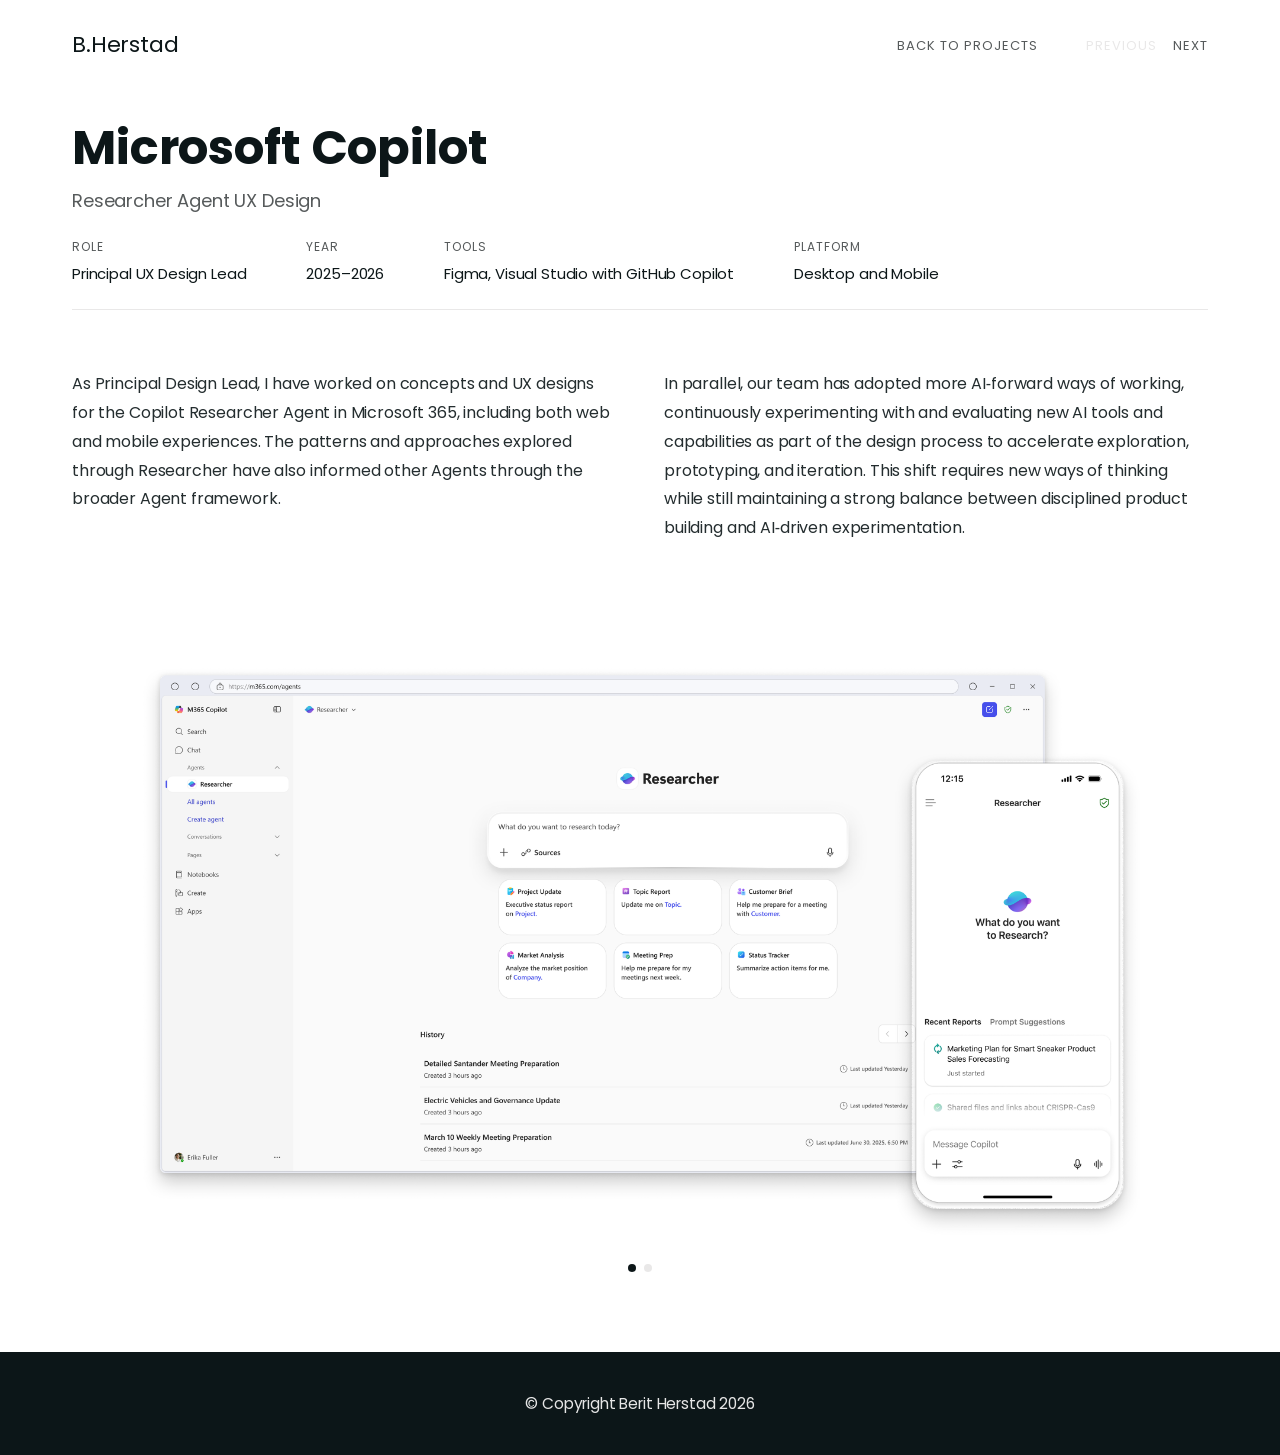
<file: projects/copilot.html>
<!DOCTYPE html>
<html lang="en">
  <head>
    <meta charset="UTF-8" />
    <meta name="viewport" content="width=device-width, initial-scale=1.0" />
    <title>Microsoft Copilot – Berit Herstad</title>
    <link rel="shortcut icon" href="../img/FaviconBH.png" type="image/x-icon" />
    <link rel="stylesheet" href="../css/reset.css" />
    <link rel="stylesheet" href="../css/main.css" />
    <link rel="stylesheet" href="../css/media.css" />
    <link rel="stylesheet" href="../css/project.css" />
  </head>
  <body>
    <header id="header" class="header">
      <div class="container container-lg">
        <div class="header-nav">
          <a href="../index.html" class="logo">B.Herstad</a>
          <div class="project-hero-nav">
            <a href="../index.html#projects" title="Back to projects">Back to projects</a>
            <div class="project-hero-nav-links">
              <a href="delve.html" title="Previous project" class="disabled">Previous</a>
              <a href="feed.html" title="Next project">Next</a>
            </div>
          </div>
        </div>
      </div>
    </header>

    <main>
      <section class="project-hero">
        <div class="container">
          <h1>Microsoft Copilot</h1>
          <p class="project-subtitle">Researcher Agent UX Design</p>
        </div>
      </section>

      <div class="container">
        <div class="project-meta">
          <div class="project-meta-item">
            <h4>Role</h4>
            <p>Principal UX Design Lead</p>
          </div>
          <div class="project-meta-item">
            <h4>Year</h4>
            <p>2025–2026</p>
          </div>
          <div class="project-meta-item">
            <h4>Tools</h4>
            <p>Figma, Visual Studio with GitHub Copilot</p>
          </div>
          <div class="project-meta-item">
            <h4>Platform</h4>
            <p>Desktop and Mobile</p>
          </div>
        </div>

        <div class="project-overview">
          <p>
            As Principal Design Lead, I have worked on concepts and UX designs for the Copilot Researcher Agent in Microsoft 365, including both web and mobile experiences. The patterns and approaches explored through Researcher have also informed other Agents through the broader Agent framework.
          </p>
          <p>
            In parallel, our team has adopted more AI‑forward ways of working, continuously experimenting with and evaluating new AI tools and capabilities as part of the design process to accelerate exploration, prototyping, and iteration. This shift requires new ways of thinking while still maintaining a strong balance between disciplined product building and AI‑driven experimentation.
          </p>
        </div>

        <div class="project-gallery">
          <div class="carousel">
            <div class="carousel-track">
              <div class="carousel-slide">
                <img src="../img/ResearcherAgent.png" alt="Microsoft Copilot Researcher Agent" />
              </div>
              <div class="carousel-slide">
                <video src="../img/ResearcherAgent.mp4" autoplay loop muted playsinline></video>
              </div>
            </div>
            <div class="carousel-dots"></div>
          </div>
        </div>
      </div>
    </main>

    <footer class="footer">
      <div class="container">
        <div class="footer-row">
          <div class="footer-copyright">
            <p>&copy; Copyright Berit Herstad 2026</p>
          </div>
        </div>
      </div>
    </footer>
  <script src="../js/carousel.js" defer></script>
</body>
</html>
</file>
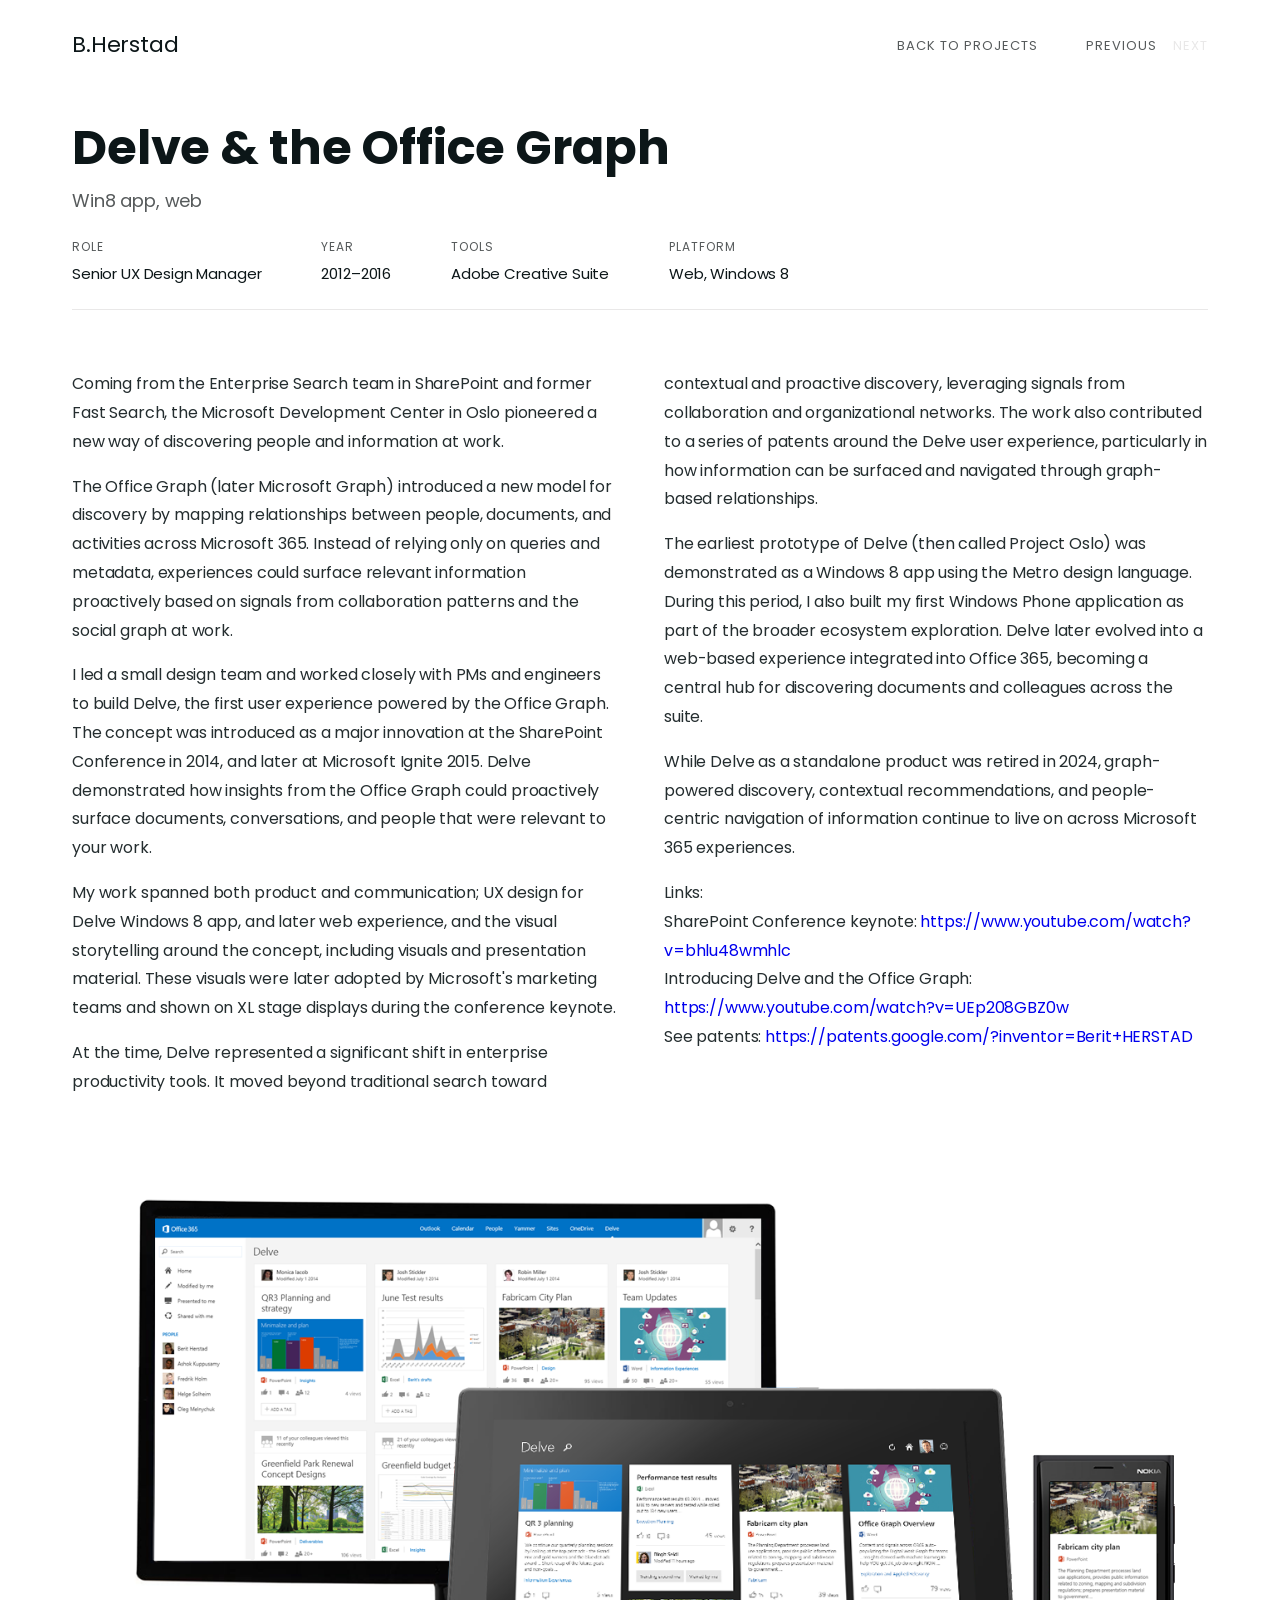
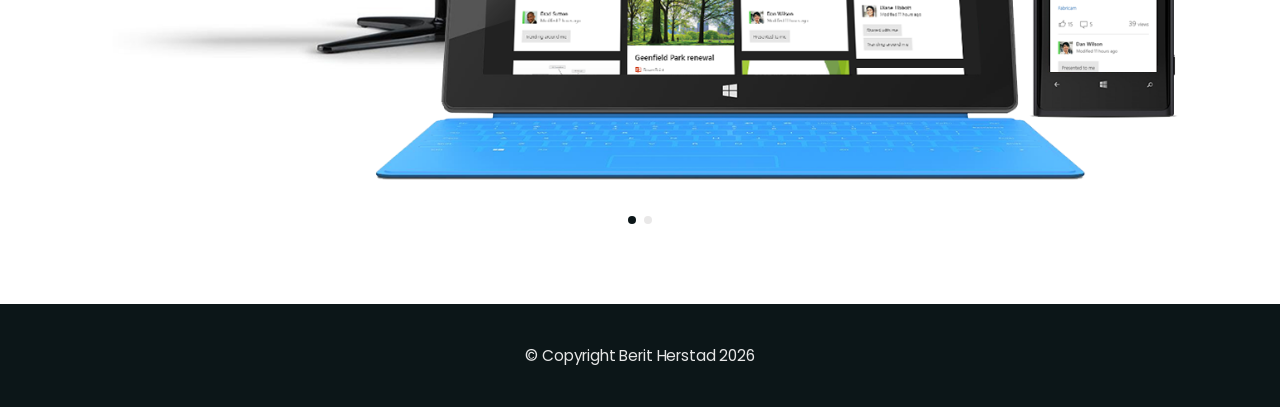
<file: projects/delve.html>
<!DOCTYPE html>
<html lang="en">
  <head>
    <meta charset="UTF-8" />
    <meta name="viewport" content="width=device-width, initial-scale=1.0" />
    <title>Delve &amp; the Office Graph – Berit Herstad</title>
    <link rel="shortcut icon" href="../img/FaviconBH.png" type="image/x-icon" />
    <link rel="stylesheet" href="../css/reset.css" />
    <link rel="stylesheet" href="../css/main.css" />
    <link rel="stylesheet" href="../css/media.css" />
    <link rel="stylesheet" href="../css/project.css" />
  </head>
  <body>
    <header id="header" class="header">
      <div class="container container-lg">
        <div class="header-nav">
          <a href="../index.html" class="logo">B.Herstad</a>
          <div class="project-hero-nav">
            <a href="../index.html#projects" title="Back to projects">Back to projects</a>
            <div class="project-hero-nav-links">
              <a href="outlook.html" title="Previous project">Previous</a>
              <a href="copilot.html" title="Next project" class="disabled">Next</a>
            </div>
          </div>
        </div>
      </div>
    </header>

    <main>
      <section class="project-hero">
        <div class="container">
          <h1>Delve &amp; the Office Graph</h1>
          <p class="project-subtitle">Win8 app, web</p>
        </div>
      </section>

      <div class="container">
        <div class="project-meta">
          <div class="project-meta-item">
            <h4>Role</h4>
            <p>Senior UX Design Manager</p>
          </div>
          <div class="project-meta-item">
            <h4>Year</h4>
            <p>2012–2016</p>
          </div>
          <div class="project-meta-item">
            <h4>Tools</h4>
            <p>Adobe Creative Suite</p>
          </div>
          <div class="project-meta-item">
            <h4>Platform</h4>
            <p>Web, Windows 8</p>
          </div>
        </div>

        <div class="project-overview">
          <p>
            Coming from the Enterprise Search team in SharePoint and former Fast Search, the Microsoft Development Center in Oslo pioneered a new way of discovering people and information at work.
          </p>
          <p>
            The Office Graph (later Microsoft Graph) introduced a new model for discovery by mapping relationships between people, documents, and activities across Microsoft 365. Instead of relying only on queries and metadata, experiences could surface relevant information proactively based on signals from collaboration patterns and the social graph at work.
          </p>
          <p>
            I led a small design team and worked closely with PMs and engineers to build Delve, the first user experience powered by the Office Graph. The concept was introduced as a major innovation at the SharePoint Conference in 2014, and later at Microsoft Ignite 2015. Delve demonstrated how insights from the Office Graph could proactively surface documents, conversations, and people that were relevant to your work.
          </p>
          <p>
            My work spanned both product and communication; UX design for Delve Windows 8 app, and later web experience, and the visual storytelling around the concept, including visuals and presentation material. These visuals were later adopted by Microsoft's marketing teams and shown on XL stage displays during the conference keynote.
          </p>
          <p>
            At the time, Delve represented a significant shift in enterprise productivity tools. It moved beyond traditional search toward contextual and proactive discovery, leveraging signals from collaboration and organizational networks. The work also contributed to a series of patents around the Delve user experience, particularly in how information can be surfaced and navigated through graph-based relationships.
          </p>
          <p>
            The earliest prototype of Delve (then called Project Oslo) was demonstrated as a Windows 8 app using the Metro design language. During this period, I also built my first Windows Phone application as part of the broader ecosystem exploration. Delve later evolved into a web-based experience integrated into Office 365, becoming a central hub for discovering documents and colleagues across the suite.
          </p>
          <p>
            While Delve as a standalone product was retired in 2024, graph-powered discovery, contextual recommendations, and people-centric navigation of information continue to live on across Microsoft 365 experiences.
          </p>
          <p>
            Links:<br />
            SharePoint Conference keynote: <a href="https://www.youtube.com/watch?v=bhlu48wmhlc" target="_blank" rel="noopener noreferrer">https://www.youtube.com/watch?v=bhlu48wmhlc</a><br />
            Introducing Delve and the Office Graph: <a href="https://www.youtube.com/watch?v=UEp208GBZ0w" target="_blank" rel="noopener noreferrer">https://www.youtube.com/watch?v=UEp208GBZ0w</a><br />
            See patents: <a href="https://patents.google.com/?inventor=Berit+HERSTAD" target="_blank" rel="noopener noreferrer">https://patents.google.com/?inventor=Berit+HERSTAD</a>
          </p>
        </div>

        <div class="project-gallery">
          <div class="carousel">
            <div class="carousel-track">
              <div class="carousel-slide"><img src="../img/Delve.png" alt="Delve" /></div>
              <div class="carousel-slide">
                <a href="https://www.youtube.com/watch?v=UEp208GBZ0w" target="_blank" rel="noopener noreferrer">
                  <img src="../img/OfficeGraph.png" alt="Microsoft Graph" />
                </a>
              </div>
            </div>
            <div class="carousel-dots"></div>
          </div>
        </div>
      </div>
    </main>

    <footer class="footer">
      <div class="container">
        <div class="footer-row">
          <div class="footer-copyright">
            <p>&copy; Copyright Berit Herstad 2026</p>
          </div>
        </div>
      </div>
    </footer>
  <script src="../js/carousel.js" defer></script>
</body>
</html>
</file>
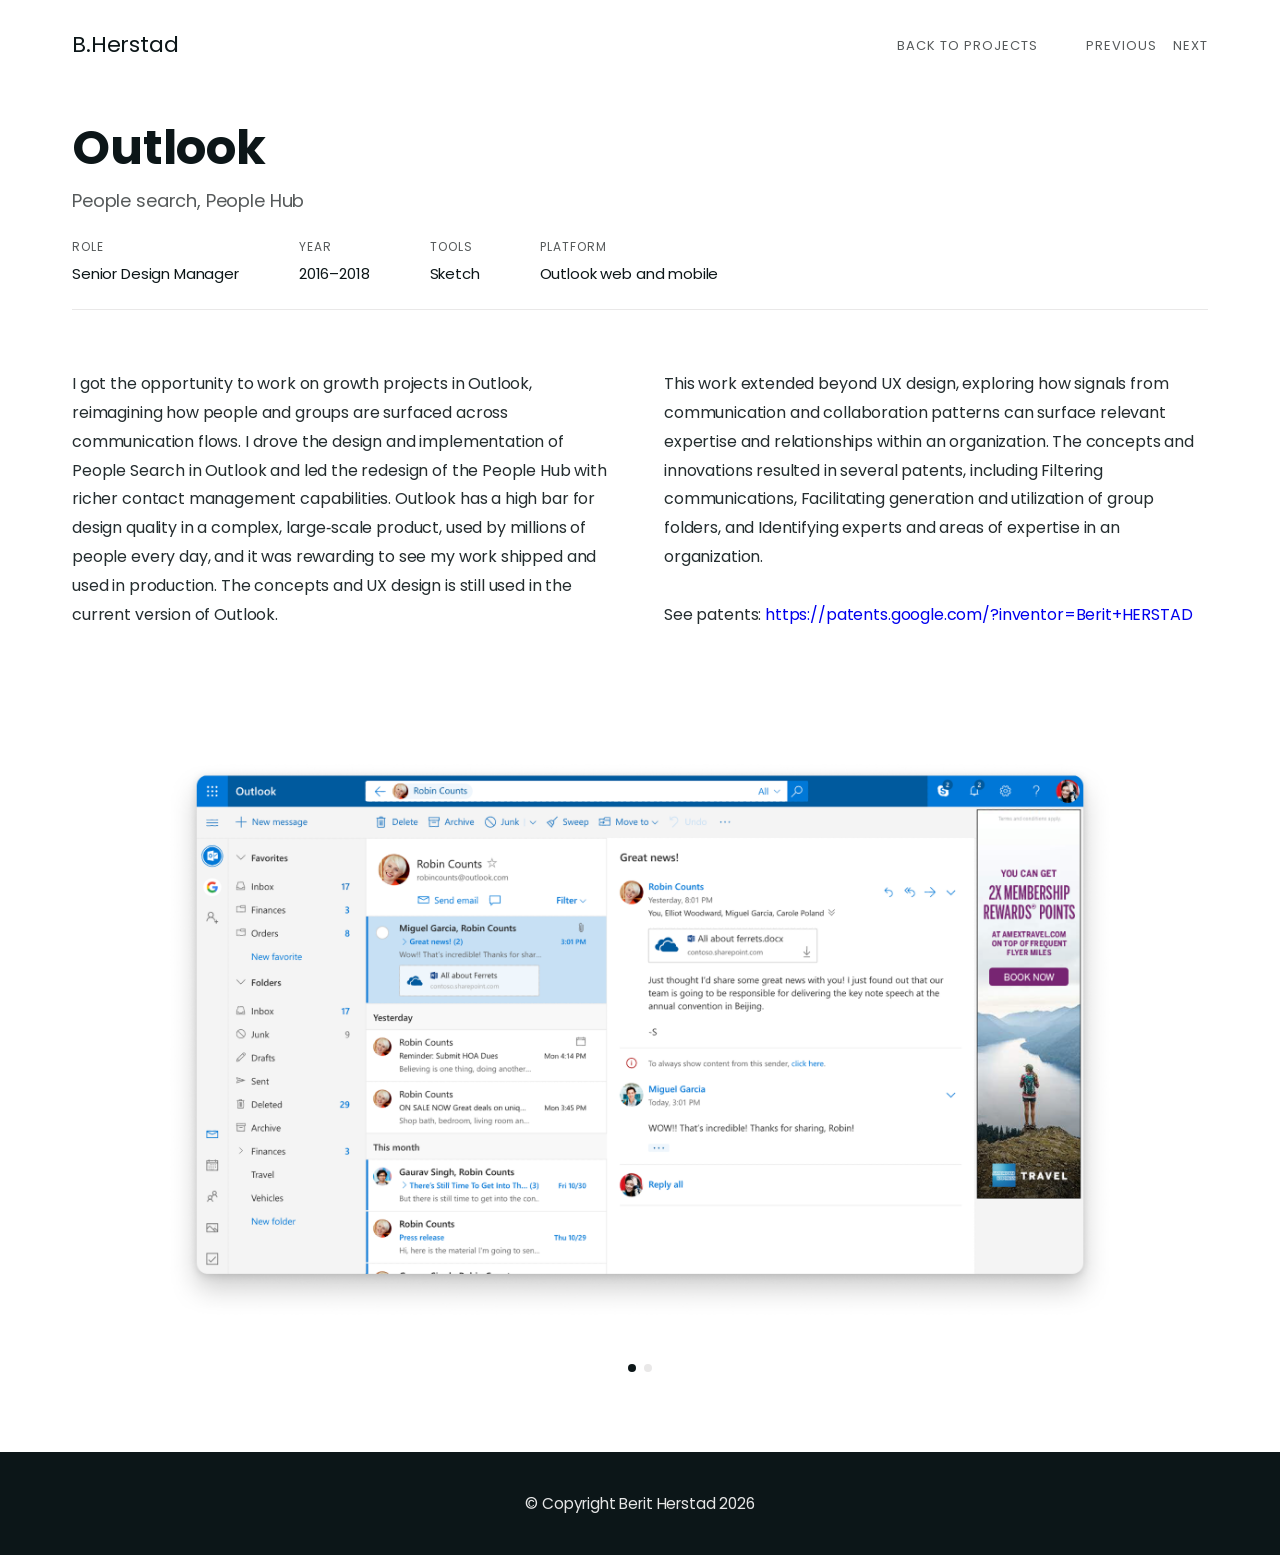
<file: projects/outlook.html>
<!DOCTYPE html>
<html lang="en">
  <head>
    <meta charset="UTF-8" />
    <meta name="viewport" content="width=device-width, initial-scale=1.0" />
    <title>Outlook – Berit Herstad</title>
    <link rel="shortcut icon" href="../img/FaviconBH.png" type="image/x-icon" />
    <link rel="stylesheet" href="../css/reset.css" />
    <link rel="stylesheet" href="../css/main.css" />
    <link rel="stylesheet" href="../css/media.css" />
    <link rel="stylesheet" href="../css/project.css" />
  </head>
  <body>
    <header id="header" class="header">
      <div class="container container-lg">
        <div class="header-nav">
          <a href="../index.html" class="logo">B.Herstad</a>
          <div class="project-hero-nav">
            <a href="../index.html#projects" title="Back to projects">Back to projects</a>
            <div class="project-hero-nav-links">
              <a href="search.html" title="Previous project">Previous</a>
              <a href="delve.html" title="Next project">Next</a>
            </div>
          </div>
        </div>
      </div>
    </header>

    <main>
      <section class="project-hero">
        <div class="container">
          <h1>Outlook</h1>
          <p class="project-subtitle">People search, People Hub</p>
        </div>
      </section>

      <div class="container">
        <div class="project-meta">
          <div class="project-meta-item">
            <h4>Role</h4>
            <p>Senior Design Manager</p>
          </div>
          <div class="project-meta-item">
            <h4>Year</h4>
            <p>2016–2018</p>
          </div>
          <div class="project-meta-item">
            <h4>Tools</h4>
            <p>Sketch</p>
          </div>
          <div class="project-meta-item">
            <h4>Platform</h4>
            <p>Outlook web and mobile</p>
          </div>
        </div>

        <div class="project-overview">
          <p>
            I got the opportunity to work on growth projects in Outlook, reimagining how people and groups are surfaced across communication flows. I drove the design and implementation of People Search in Outlook and led the redesign of the People Hub with richer contact management capabilities. Outlook has a high bar for design quality in a complex, large‑scale product, used by millions of people every day, and it was rewarding to see my work shipped and used in production. The concepts and UX design is still used in the current version of Outlook.
          </p>
          <p>
            This work extended beyond UX design, exploring how signals from communication and collaboration patterns can surface relevant expertise and relationships within an organization. The concepts and innovations resulted in several patents, including Filtering communications, Facilitating generation and utilization of group folders, and Identifying experts and areas of expertise in an organization.<br />
            <br />
            See patents: <a href="https://patents.google.com/?inventor=Berit+HERSTAD" target="_blank" rel="noopener noreferrer">https://patents.google.com/?inventor=Berit+HERSTAD</a>
          </p>
        </div>

        <div class="project-gallery">
          <div class="carousel">
            <div class="carousel-track">
              <div class="carousel-slide"><img src="../img/Outlook.png" alt="Outlook" /></div>
              <div class="carousel-slide"><img src="../img/Outlook1.png" alt="Outlook – screen 2" /></div>
            </div>
            <div class="carousel-dots"></div>
          </div>
        </div>
      </div>
    </main>

    <footer class="footer">
      <div class="container">
        <div class="footer-row">
          <div class="footer-copyright">
            <p>&copy; Copyright Berit Herstad 2026</p>
          </div>
        </div>
      </div>
    </footer>
  <script src="../js/carousel.js" defer></script>
</body>
</html>
</file>
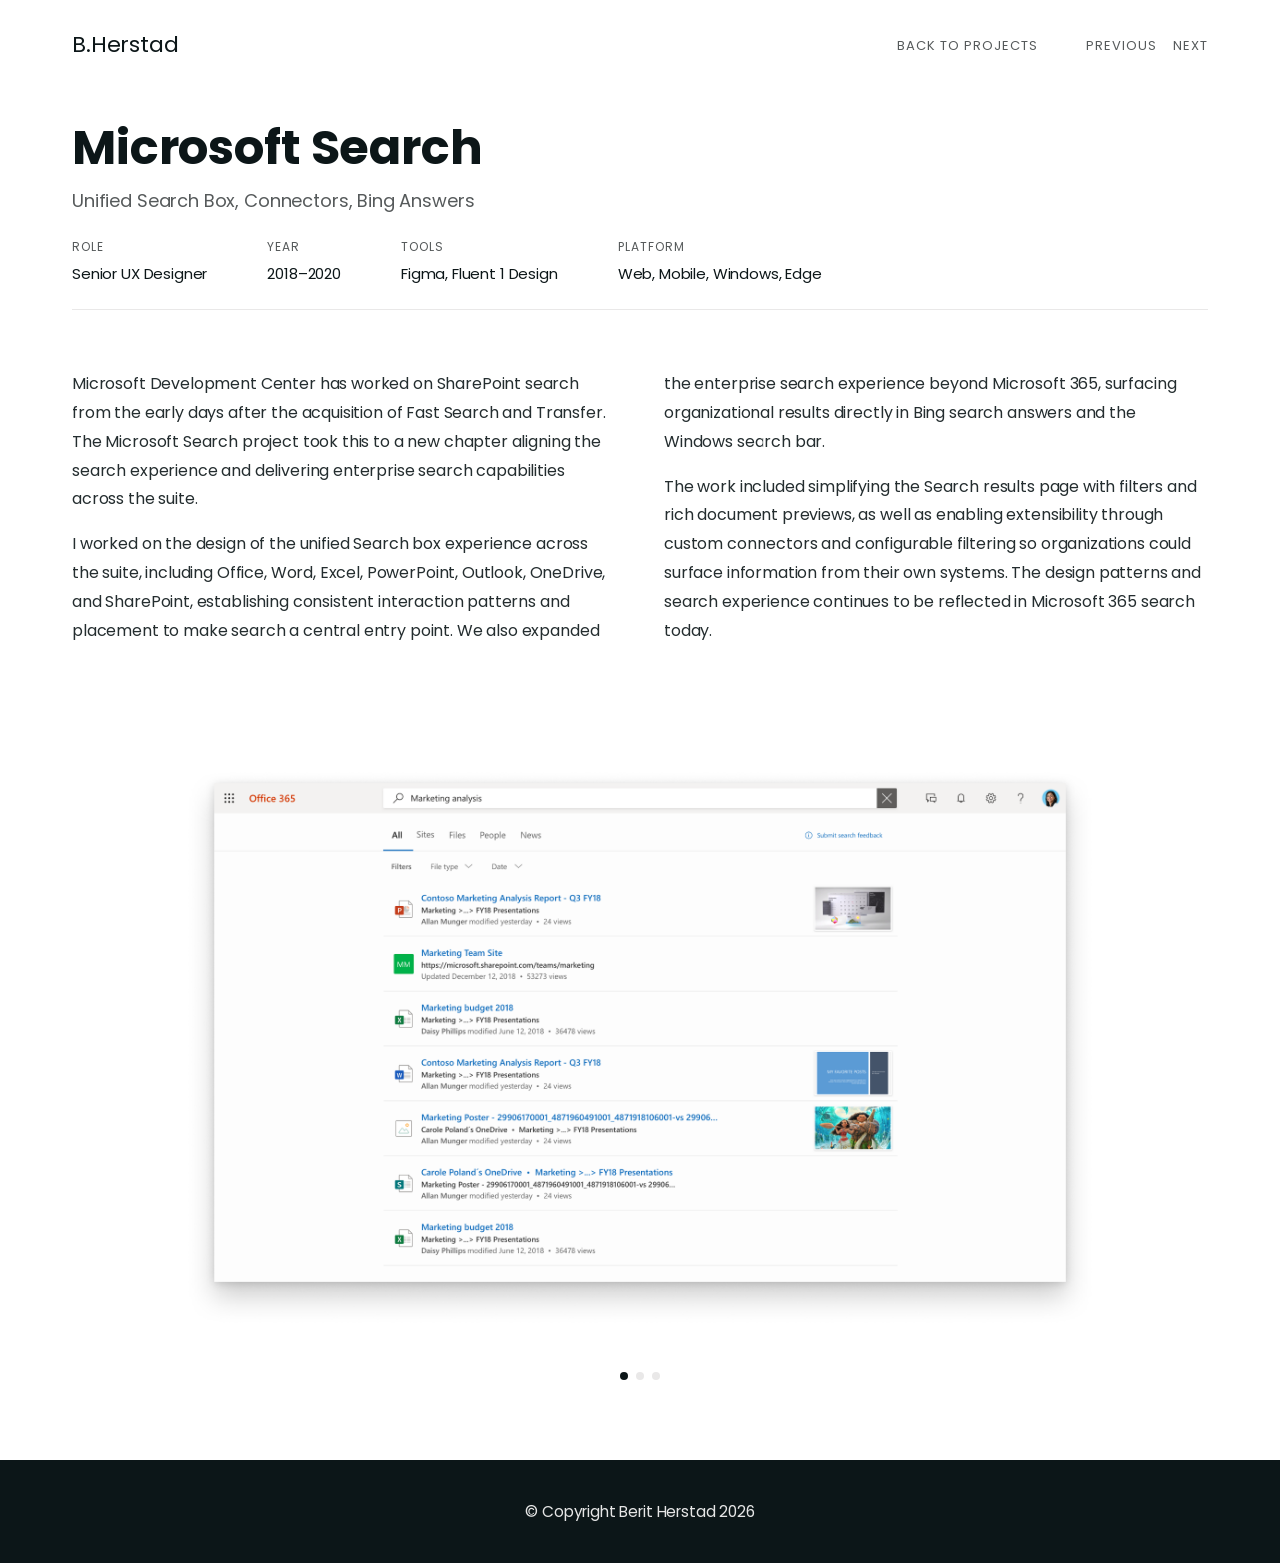
<file: projects/search.html>
<!DOCTYPE html>
<html lang="en">
  <head>
    <meta charset="UTF-8" />
    <meta name="viewport" content="width=device-width, initial-scale=1.0" />
    <title>Microsoft Search – Berit Herstad</title>
    <link rel="shortcut icon" href="../img/FaviconBH.png" type="image/x-icon" />
    <link rel="stylesheet" href="../css/reset.css" />
    <link rel="stylesheet" href="../css/main.css" />
    <link rel="stylesheet" href="../css/media.css" />
    <link rel="stylesheet" href="../css/project.css" />
  </head>
  <body>
    <header id="header" class="header">
      <div class="container container-lg">
        <div class="header-nav">
          <a href="../index.html" class="logo">B.Herstad</a>
          <div class="project-hero-nav">
            <a href="../index.html#projects" title="Back to projects">Back to projects</a>
            <div class="project-hero-nav-links">
              <a href="feed.html" title="Previous project">Previous</a>
              <a href="outlook.html" title="Next project">Next</a>
            </div>
          </div>
        </div>
      </div>
    </header>

    <main>
      <section class="project-hero">
        <div class="container">
          <h1>Microsoft Search</h1>
          <p class="project-subtitle">Unified Search Box, Connectors, Bing Answers</p>
        </div>
      </section>

      <div class="container">
        <div class="project-meta">
          <div class="project-meta-item">
            <h4>Role</h4>
            <p>Senior UX Designer</p>
          </div>
          <div class="project-meta-item">
            <h4>Year</h4>
            <p>2018–2020</p>
          </div>
          <div class="project-meta-item">
            <h4>Tools</h4>
            <p>Figma, Fluent 1 Design</p>
          </div>
          <div class="project-meta-item">
            <h4>Platform</h4>
            <p>Web, Mobile, Windows, Edge</p>
          </div>
        </div>

        <div class="project-overview">
          <p>
            Microsoft Development Center has worked on SharePoint search from the early days after the acquisition of Fast Search and Transfer. The Microsoft Search project took this to a new chapter aligning the search experience and delivering enterprise search capabilities across the suite.
          </p>
          <p>
            I worked on the design of the unified Search box experience across the suite, including Office, Word, Excel, PowerPoint, Outlook, OneDrive, and SharePoint, establishing consistent interaction patterns and placement to make search a central entry point. We also expanded the enterprise search experience beyond Microsoft 365, surfacing organizational results directly in Bing search answers and the Windows search bar.
          </p>
          <p>
            The work included simplifying the Search results page with filters and rich document previews, as well as enabling extensibility through custom connectors and configurable filtering so organizations could surface information from their own systems. The design patterns and search experience continues to be reflected in Microsoft 365 search today.
          </p>
        </div>

        <div class="project-gallery">
          <div class="carousel">
            <div class="carousel-track">
              <div class="carousel-slide"><img src="../img/Search1.png" alt="Search – screen 2" /></div>
              <div class="carousel-slide"><img src="../img/Search2.png" alt="Search – screen 3" /></div>
              <div class="carousel-slide"><img src="../img/Search.png" alt="Search" /></div>
            </div>
            <div class="carousel-dots"></div>
          </div>
        </div>
      </div>
    </main>

    <footer class="footer">
      <div class="container">
        <div class="footer-row">
          <div class="footer-copyright">
            <p>&copy; Copyright Berit Herstad 2026</p>
          </div>
        </div>
      </div>
    </footer>
  <script src="../js/carousel.js" defer></script>
</body>
</html>
</file>
<file: css/main.css>
@import "./reset.css";
@import url("https://fonts.googleapis.com/css2?family=Poppins:wght@300;400;500;600;700&display=swap");

:root {
  --primary-bg-color: #f7fbfd;
  --primary-accent: #0c1618;
  --secondary-accent: #6f1d1b;

  --main-text-color: #0c1618;
  --supportive-text-color: #242d2f;
  --gray-text-color: #565a5b;

  --white-color: #fff;
  --gray-color: #e9e8e8;
  --gray-color-2: #c0c0c0;
  --gray-color-3: #e6e6e6;

  --color-preloader-bg: var(--white-color);
  --color-dots: #1a1a1a;
}

/* Common styles */
html {
  scroll-behavior: smooth;
  overflow-x: hidden;
}

body {
  color: var(--main-text-color);
  font-family: "Poppins", sans-serif;
  letter-spacing: -0.15px;
}

.container {
  padding: 0 32px;
  max-width: 1200px;
  /* max-width: clamp(54.5rem, 38.125rem + 81.88vw, 120rem); */
  margin: 0 auto;
}

.container-lg {
  max-width: 1600px;
}

.title {
  font-size: 44px;
  font-weight: 600;
  text-align: center;
  margin-bottom: 54px;
}

.btn {
  display: inline-block;
  height: 52px;
  font-weight: 500;
  font-size: 12px;
  text-transform: uppercase;
  letter-spacing: 0.3em;
  line-height: 52px;
  padding: 0 36px;
  margin: 0 12px 16px 0;
  color: var(--white-color);
  text-decoration: none;
  text-align: center;
  white-space: nowrap;
  cursor: pointer;
  transition: all 0.3s;
  background-color: var(--primary-accent);
  border: 2px solid var(--primary-accent);
  transition: all 0.3s ease-in;
}

.btn:hover,
.btn:focus {
  background-color: var(--secondary-accent);
  border-color: var(--secondary-accent);
  color: var(--white-color);
  outline: 0;
}

.btn:active {
  background-color: #8b4a48;
}

.btn-white {
  background: transparent;
  font-weight: 700;
  border: 2px solid var(--primary-accent);
  color: var(--primary-accent);
  transition: all 0.3s ease-in;
}

.btn-white:hover,
.btn-white:focus {
  background: var(--primary-accent);
  border: 2px solid var(--primary-accent);
  color: var(--white-color);
}

.btn-white:active {
  background-color: #3c4446;
}

.btn-red {
  background: var(--secondary-accent);
  border: 2px solid var(--secondary-accent);
  color: var(--white-color);
  transition: all 0.3s ease-in;
}

.btn-red:hover,
.btn-red:focus {
  background: var(--primary-accent);
  border: 2px solid var(--primary-accent);
}

.btn-red:active {
  background-color: #3c4446;
}

h5 {
  font-size: 15px;
  letter-spacing: 2px;
  line-height: 23px;
  font-weight: 600;
  text-transform: uppercase;
}

.white {
  color: var(--white-color);
}

/* Header */
.header {
  z-index: 100;
  background-color: transparent;
  height: 90px;
  width: 100%;
  position: absolute;
  top: 0;
  left: 0;
  right: 0;
}

.header-nav {
  display: flex;
  justify-content: space-between;
  align-items: center;
  padding: 0 25px;
  height: 90px;
}

.header-sticky {
  position: fixed;
  top: 0;
  left: 0;
  width: 100%;
  z-index: 1999;
  background-color: rgba(255, 255, 255, 0.95);
  padding-top: 0;
  padding-bottom: 0;
  transition: all 0.3s ease-in-out;
}

.logo {
  position: relative;
  line-height: 1;
  font-weight: 400;
  font-size: clamp(1.125rem, 1.011rem + 0.57vw, 1.375rem);
  color: var(--main-text-color);
}

.nav-list {
  display: flex;
  column-gap: 46px;
  font-weight: 400;
  font-size: 18px;
  letter-spacing: -0.15px;
}

.nav-btn {
  display: none;
}

.nav-link {
  color: var(--main-text-color);
}

.nav-link.active {
  text-decoration: underline;
  text-decoration-color: var(--secondary-accent);
  text-decoration-thickness: 1.2px;
  text-underline-offset: 7px;
}

/* Hero section */
.hero {
  position: relative;
  padding-top: 180px;
  background-color: var(--primary-bg-color);
}

.hero-row {
  display: flex;
  flex-wrap: wrap;
}

.hero-content {
  text-align: left;
  align-self: center;
  padding: 20px;
  flex-grow: 1;
}

.hero-greeting {
  font-size: clamp(1rem, 0.929rem + 0.36vw, 1.25rem);
  font-weight: 400;
  text-transform: uppercase;
  letter-spacing: 3px;
  color: var(--secondary-accent);
}

.hero-heading {
  margin: 5px 0;
  font-weight: 500;
  font-size: clamp(3.25rem, 2.75rem + 2.5vw, 5rem);
  line-height: 1.2;
}

.hero-heading-subtitle {
  font-size: clamp(1.125rem, 1.054rem + 0.36vw, 1.375rem);
  font-weight: 400;
}

.hero-img {
  display: flex;
  flex: 1 1 356px;
  justify-content: flex-end;
  margin-top: auto;
}

.hero-img img {
  display: block;
  position: relative;
}

.about-social-list {
  display: flex;
}

.social-links-row {
  display: flex;
  justify-content: center;
  align-items: center;
  column-gap: 20px;
  margin: 40px 0 40px;
  height: 24px;

  img {
    height: 24px;
    width: 24px;
  }
}

.social-links-row a {
  filter: invert(35%) sepia(11%) saturate(160%) hue-rotate(145deg)
    brightness(88%) contrast(80%);
  transition: all 0.3s ease-in-out;
}

.social-links-row a:hover {
  filter: invert(0%) sepia(0%) saturate(7500%) hue-rotate(305deg)
    brightness(97%) contrast(103%);
}

/* About section */
.about {
  padding: 7rem 0;
}

.about-row {
  display: grid;
  grid-template-columns: 1.3fr 1fr;
  justify-content: center;
  gap: 90px;
  margin-bottom: 80px;
  color: var(--supportive-text-color);
}

.about-descr {
  font-size: clamp(1rem, 0.964rem + 0.18vw, 1.125rem);
  line-height: 1.7;
  font-weight: 400;
  margin-bottom: 10px;
}

.skill {
  position: relative;
  display: block;
  width: 100%;
  margin-bottom: 30px;
}

.skill-title,
.skill-percent {
  display: inline-block;
  font-size: 16px;
  font-weight: 400;
  /* text-transform: uppercase; */
  letter-spacing: 0px;
}

.skill-percent {
  display: none;
}
.skill-bar__progress {
  background-color: var(--gray-color);
  border-radius: 5px;
  height: 4px;
  width: 100%;
  overflow: hidden;
  position: relative;
}

.skill-bar__fill {
  background-color: var(--secondary-accent);
  height: 4px;
}

.about-download-btn {
  margin-top: 40px;
}

.services-row {
  display: flex;
  flex-wrap: wrap;
  gap: 50px;
  justify-content: space-between;
}

.service-card {
  max-width: 300px;
}

.service-card-img {
  display: block;
  height: 50px;
  margin: 0 auto 20px;
  filter: invert(33%) sepia(7%) saturate(243%) hue-rotate(145deg)
    brightness(94%) contrast(81%);
}

.service-card-title {
  text-align: center;
  text-transform: uppercase;
  letter-spacing: 2px;
  margin-bottom: 10px;
  font-weight: 600;
  font-size: clamp(1.125rem, 1.089rem + 0.18vw, 1.25rem);
}

.service-card p {
  font-size: 16px;
  line-height: 1.7;
  text-align: center;
}

/* Works */
.projects {
  padding: 7rem 0;
  background-color: var(--primary-bg-color);
}

.projects-title {
  text-align: center;
}

.projects-row {
  display: flex;
  flex-wrap: wrap;
  justify-content: center;
}

.project-box {
  position: relative;
  overflow: hidden;
  display: block;
  max-width: 510px;
}

.project-box a {
  display: inline-block;
}

.project-box:hover .project-mask {
  opacity: 1;
  visibility: visible;
}

.project-box:hover .project-mask .project-caption {
  bottom: 30px;
  opacity: 1;
}

.project-box:hover .project-img {
  transform: scale(1.1);
  transition: all 2s cubic-bezier(0.23, 1, 0.32, 1) 0s;
  width: 100%;
}

.project-img {
  transform: scale(1);
  width: 100%;
  transition: all 2s cubic-bezier(0.23, 1, 0.32, 1) 0s;
}

.project-mask {
  background: none repeat scroll 0 0 rgba(0, 0, 0, 0.7);
  height: 100%;
  position: absolute;
  transition: all 0.5s ease-in-out 0s;
  width: 100%;
  top: 0;
  left: 0;
  opacity: 0;
  visibility: hidden;
  overflow: hidden;
}

.project-mask p {
  text-transform: uppercase;
  font-size: 11px;
  letter-spacing: 1.5px;
  font-weight: 400;
  margin-top: 0;
  text-align: left;
}

.project-mask .project-caption {
  position: absolute;
  bottom: -60px;
  left: 0;
  padding-left: 30px;
  padding-right: 30px;
  text-align: left;
  transition: all 0.5s ease-in-out 0s;
  opacity: 0;
}

.project-mask p {
  text-transform: uppercase;
  font-size: 11px;
  letter-spacing: 1.5px;
  font-weight: 400;
  margin-top: 0;
  text-align: left;
}

/* Contact */
.contact {
  padding: 7rem 0;
  text-align: center;
}

.contact-content {
  font-size: clamp(1rem, 0.964rem + 0.18vw, 1.125rem);
  color: var(--supportive-text-color);
  margin: 0 auto 20px;
}

.contact form {
  max-width: 500px;
  margin: 20px auto;
  text-align: center;
}

.contact form .input-box {
  display: flex;
  justify-content: space-between;
  flex-wrap: wrap;
}

.contact form .input-box input,
.contact form textarea {
  width: 100%;
  padding: 15px;
  font-size: 15px;
  color: var(--gray-text-color);
  border: 1px solid var(--gray-color-2);
  margin: 7px 0;
}

.contact form .input-box input {
  width: 100%;
}

.contact form textarea {
  resize: none;
}

.contact-button {
  margin-top: 20px;
}

/* Footer */
.footer {
  background-color: var(--primary-accent);
  color: var(--gray-color-3);
}

.footer-row {
  display: flex;
  flex-direction: column;
  column-gap: 20px;
  align-items: center;
  padding: 40px 0;
}

.footer-social {
  margin-top: 0;
}

.footer-social a:hover {
  filter: invert(100%) sepia(100%) saturate(0%) hue-rotate(288deg)
    brightness(102%) contrast(102%);
}

.footer-copyright {
  font-size: clamp(0.75rem, 0.679rem + 0.36vw, 1rem);
}

.response {
  position: fixed;
  display: inline-block;
  background-color: var(--primary-accent);
  color: var(--white-color);
  border: 1px solid var(--white-color);
  min-width: 280px;
  padding: 20px 40px;
  bottom: -100px;
  left: 50%;
  opacity: 0;
  visibility: hidden;
  transform: translateX(-50%);
  transition: all 0.3s ease-in-out;
  z-index: 5;
}

.response.open {
  bottom: 20px;
  opacity: 1;
  visibility: visible;
}

/* "go to top" button */
.goToTop {
  z-index: 599;
  position: fixed;
  width: 40px;
  height: 40px;
  background-color: var(--gray-color);
  top: auto;
  left: auto;
  right: 30px;
  bottom: 30px;
  cursor: pointer;
  opacity: 0;
  visibility: hidden;
  border-radius: 2px;
  transition: opacity 350ms, visibility 350ms;
}

.goToTop a {
  display: flex;
  align-items: center;
  justify-content: center;
  width: 100%;
  height: 100%;
  filter: invert(4%) sepia(23%) saturate(2306%) hue-rotate(148deg)
    brightness(91%) contrast(90%);
}

.goToTop img {
  height: 16px;
  width: 16px;
}

.goToTop:hover {
  filter: invert(100%) sepia(100%) saturate(0%) hue-rotate(288deg)
    brightness(102%) contrast(102%);
}

.goToTop.reveal {
  display: block;
  cursor: pointer;
  opacity: 1;
  visibility: visible;
  transition: all 0.3s;
}

/* Preloader with jumping dots */
#preloader {
  position: fixed;
  display: flex;
  flex-flow: row wrap;
  justify-content: center;
  align-items: center;
  background: var(--color-preloader-bg);
  z-index: 3000;
  height: 100vh;
  width: 100vw;
  opacity: 1;
  overflow: hidden;
  transition: opacity 0.5s ease-out;
}

.jumping-dots {
  position: relative;
  width: 6px;
  height: 6px;
  padding: 0;
  display: inline-block;
}

.jumping-dots > div {
  position: absolute;
  content: "";
  top: 0;
  left: 0;
  width: 6px;
  height: 6px;
  background: var(--color-dots);
  border-radius: 50%;
}

.jumping-dots > div:nth-of-type(1) {
  left: 20px;
}

.jumping-dots > div:nth-of-type(3) {
  left: -20px;
}

.jumping-dots > div {
  animation: jumping-dots 1.2s infinite ease;
  animation-delay: 0.2s;
}

.jumping-dots > div:nth-of-type(1) {
  animation-delay: 0.4s;
}

.jumping-dots > div:nth-of-type(3) {
  animation-delay: 0s;
}

@keyframes jumping-dots {
  0% {
    top: 0;
  }

  40% {
    top: -6px;
  }

  80% {
    top: 0;
  }
}
</file>
<file: css/media.css>
@media (max-width: 1320px) {
  .container-lg {
    max-width: 1200px;
  }

  .hero-content {
    padding: 0;
  }

  .header-nav {
    padding: 0;
  }
}

@media (max-width: 1200px) {
  .title {
    font-size: 40px;
  }

  .about-content {
    padding-right: 0;
  }

  .services-row {
    justify-content: center;
  }

  .project-box {
    max-width: 454px;
  }

  .about,
  .projects,
  .contact {
    padding: 80px 0;
  }
}

@media (max-width: 977px) {
  .title {
    font-size: 36px;
  }

  .hero-row {
    flex-direction: column;
    row-gap: 40px;
  }
  .hero-content {
    text-align: center;
  }

  .hero-img {
    justify-content: center;
  }

  .about-social-list {
    display: block;
  }

  .about-row {
    grid-template-columns: 1fr;
  }

  .about-row {
    row-gap: 50px;
    margin-bottom: 50px;
  }

  .nav-list {
    display: none;
  }

  .nav-btn {
    display: block;
  }

  .nav.open .nav-list {
    position: fixed;
    inset: 0;
    background-color: #fff;
    z-index: 1;
    padding: 46px 30px;
    display: flex;
    justify-content: center;
    flex-direction: column;
    text-align: center;
    row-gap: 24px;
    font-size: 48px;
    font-weight: 500;
  }

  .nav-link {
    color: #565a5b;
  }

  .nav-link.active {
    color: #0c1618;
  }

  .nav-btn {
    position: absolute;
    z-index: 9;
    top: 36px;
    right: 30px;
  }

  .nav.open .nav-btn {
    position: fixed;
  }

  .header-nav {
    margin-bottom: 0;
  }

  .hero {
    padding-top: 160px;
  }

  .social-links-row {
    column-gap: 17px;
    margin: 30px 0 30px;
  }

  .btn {
    font-size: 11px;
    padding: 0 20px;
  }
  .skill {
    max-width: 460px;
    margin-inline: auto;
  }
  .services-row {
    grid-template-columns: repeat(auto-fill, minmax(260px, 1fr));
    row-gap: 50px;
  }

  .service-card-img {
    height: 40px;
  }

  .project-box {
    max-width: 327px;
  }

  .about,
  .projects,
  .contact {
    padding: 5rem 0;
  }

  .title {
    margin-bottom: 30px;
  }
}

@media (max-width: 720px) {
  .project-box {
    max-width: 100%;
  }

  .project-overview {
    column-count: 1;
  }
}

@media (max-width: 406px) {
  .hero-img {
    flex: 1 1 100%;
  }
}
</file>
<file: css/project.css>
.project-hero {
  padding: 120px 0 8px;
}

.project-hero .back-link {
  display: inline-flex;
  align-items: center;
  gap: 6px;
  font-size: 14px;
  color: var(--gray-text-color);
  text-decoration: none;
  margin-bottom: 32px;
}

.project-hero .back-link:hover {
  color: var(--secondary-accent);
}

.project-hero h1 {
  font-size: 48px;
  font-weight: 700;
  line-height: 1.15;
  margin-bottom: 12px;
  color: var(--primary-accent);
}

.project-hero .project-subtitle {
  font-size: 18px;
  color: var(--gray-text-color);
}

.project-meta {
  padding: 16px 0 24px;
  border-bottom: 1px solid var(--gray-color);
  display: flex;
  gap: 60px;
  flex-wrap: wrap;
}

.project-meta-item h4 {
  font-size: 12px;
  text-transform: uppercase;
  letter-spacing: 1px;
  color: var(--gray-text-color);
  margin-bottom: 6px;
}

.project-meta-item p {
  font-size: 15px;
  color: var(--primary-accent);
}

.project-overview {
  padding: 60px 0;
  column-count: 2;
  column-gap: 48px;
}

.project-overview h2 {
  font-size: 28px;
  font-weight: 700;
  margin-bottom: 20px;
  color: var(--primary-accent);
  column-span: all;
}

.project-overview p {
  font-size: 16px;
  line-height: 1.8;
  color: var(--supportive-text-color);
  margin-bottom: 16px;
}

.project-gallery {
  padding: 0 0 80px;
}

.project-gallery h2 {
  font-size: 28px;
  font-weight: 700;
  margin-bottom: 32px;
  color: var(--primary-accent);
}

.project-gallery-grid {
  display: flex;
  flex-direction: column;
  gap: 24px;
}

/* Carousel */
.carousel {
  position: relative;
  width: 100%;
  overflow: hidden;
}

.carousel-track {
  white-space: nowrap;
  transition: transform 0.6s cubic-bezier(0.4, 0, 0.2, 1);
  will-change: transform;
  font-size: 0;
}

.carousel-slide {
  display: inline-block;
  vertical-align: top;
  white-space: normal;
}

.carousel-slide img,
.carousel-slide video {
  width: 100%;
  height: auto;
  display: block;
  border-radius: 8px;
}

.carousel-dots {
  display: flex;
  justify-content: center;
  gap: 8px;
  margin-top: 20px;
}

.carousel-dot {
  width: 8px;
  height: 8px;
  border-radius: 50%;
  border: none;
  background: var(--gray-color);
  cursor: pointer;
  padding: 0;
  transition: background 0.2s;
}

.carousel-dot.active {
  background: var(--primary-accent);
}

.project-hero-nav {
  display: flex;
  align-items: center;
  gap: 48px;
}

.project-hero-nav-links {
  display: flex;
  gap: 16px;
}

.project-hero-nav > a,
.project-hero-nav-links a {
  font-size: 13px;
  line-height: 1;
  color: var(--gray-text-color);
  text-decoration: none;
  text-transform: uppercase;
  letter-spacing: 1px;
  transition: color 0.2s;
  display: flex;
  align-items: center;
  gap: 8px;
}

.project-hero-nav > a:hover,
.project-hero-nav-links a:hover {
  color: var(--secondary-accent);
}

.project-hero-nav-links a.disabled {
  color: var(--gray-color);
  pointer-events: none;
  cursor: default;
}
</file>
